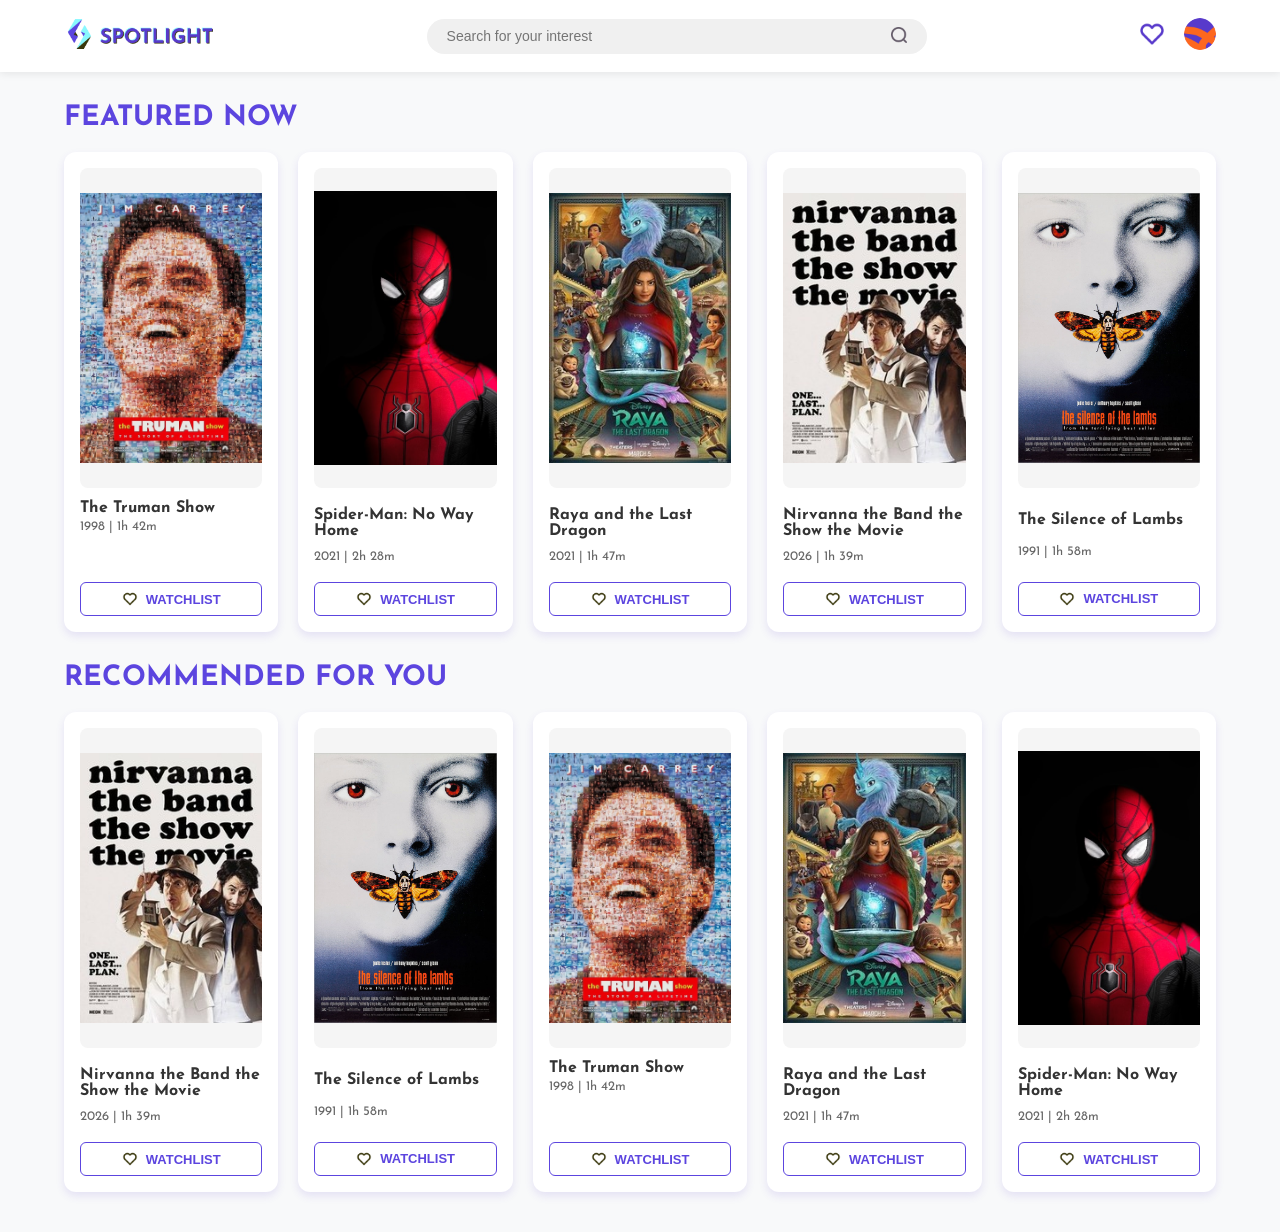
<file: index.html>
<!doctype html>
<html lang="en">
<head>
  <meta charset="UTF-8" />
  <meta name="viewport" content="width=device-width, initial-scale=1.0" />
  <title>Spotlight</title>
  <link rel="stylesheet" href="style.css" />
</head>
<body>

  <!-- Header Navbar -->
  <header class="header">
    <a href="index.html">
      <img class="header-logo" src="images/icons/logo.png" alt="Spotlight Logo" />
    </a>

    <div class="header-search" id="headerSearchTrigger">
      <input type="text" placeholder="Search for your interest" readonly />
      <button class="search-btn"><img src="images/icons/search.png" alt="Search" /></button>
    </div>

    <div class="header-nav-right">
      <a href="watchlist.html" class="header-heart">
        <img src="images/icons/header-heart.png" alt="Watchlist" />
        <span class="header-badge" id="watchlistCount" hidden>0</span>
      </a>
      <div class="header-profile">
        <img src="images/icons/profile.png" alt="User Profile" />
      </div>
    </div>
  </header>

  <!-- Main Content -->
  <main class="page-wrapper">

    <!-- 1. FEATURED NOW SECTION -->
    <section class="movie-section">
      <h2 class="section-title">FEATURED NOW</h2>
      <div class="movie-row">

        <!-- Card 1 -->
        <div class="movie-card">
          <a href="details.html">
            <div class="movie-card-poster">
              <img src="images/truman-poster.png" alt="The Truman Show" />
            </div>
            <h3 class="movie-card-title">The Truman Show</h3>
            <p class="movie-card-meta">1998 | 1h 42m</p>
          </a>
          <button class="watchlist-btn" id="btn-truman-show">
            <img class="heart-outline" src="images/icons/heart-outline.png" alt="" />
            <img class="heart-filled" src="images/icons/heart-filled.png" alt="" />
            <span>WATCHLIST</span>
          </button>
        </div>

        <!-- Card 2 -->
        <div class="movie-card">
          <div class="movie-card-poster">
            <img src="images/spiderman.png" alt="Spider-Man" />
          </div>
          <h3 class="movie-card-title">Spider-Man: No Way Home</h3>
          <p class="movie-card-meta">2021 | 2h 28m</p>
          <button class="watchlist-btn">
            <img class="heart-outline" src="images/icons/heart-outline.png" alt="" />
            <img class="heart-filled" src="images/icons/heart-filled.png" alt="" />
            <span>WATCHLIST</span>
          </button>
        </div>

        <!-- Card 3 -->
        <div class="movie-card">
          <div class="movie-card-poster">
            <img src="images/raya.png" alt="Raya and the Last Dragon" />
          </div>
          <h3 class="movie-card-title">Raya and the Last Dragon</h3>
          <p class="movie-card-meta">2021 | 1h 47m</p>
          <button class="watchlist-btn">
            <img class="heart-outline" src="images/icons/heart-outline.png" alt="" />
            <img class="heart-filled" src="images/icons/heart-filled.png" alt="" />
            <span>WATCHLIST</span>
          </button>
        </div>

        <!-- Card 4 -->
        <div class="movie-card">
          <div class="movie-card-poster">
            <img src="images/nirvanna.png" alt="Nirvanna the Band the Show the Movie" />
          </div>
          <h3 class="movie-card-title">Nirvanna the Band the Show the Movie</h3>
          <p class="movie-card-meta">2026 | 1h 39m</p>
          <button class="watchlist-btn">
            <img class="heart-outline" src="images/icons/heart-outline.png" alt="" />
            <img class="heart-filled" src="images/icons/heart-filled.png" alt="" />
            <span>WATCHLIST</span>
          </button>
        </div>

        <!-- Card 5 -->
        <div class="movie-card">
          <div class="movie-card-poster">
            <img src="images/silence.jpg" alt="The Silence of Lambs" />
          </div>
          <h3 class="movie-card-title">The Silence of Lambs</h3>
          <p class="movie-card-meta">1991 | 1h 58m</p>
          <button class="watchlist-btn">
            <img class="heart-outline" src="images/icons/heart-outline.png" alt="" />
            <img class="heart-filled" src="images/icons/heart-filled.png" alt="" />
            <span>WATCHLIST</span>
          </button>
        </div>

      </div>
    </section>

    <!-- 2. RECOMMENDED FOR YOU SECTION -->
    <section class="movie-section">
      <h2 class="section-title">RECOMMENDED FOR YOU</h2>
      <div class="movie-row">

        <!-- Card 1 -->
        <div class="movie-card">
          <div class="movie-card-poster">
            <img src="images/nirvanna.png" alt="Nirvanna the Band the Show the Movie" />
          </div>
          <h3 class="movie-card-title">Nirvanna the Band the Show the Movie</h3>
          <p class="movie-card-meta">2026 | 1h 39m</p>
          <button class="watchlist-btn">
            <img class="heart-outline" src="images/icons/heart-outline.png" alt="" />
            <img class="heart-filled" src="images/icons/heart-filled.png" alt="" />
            <span>WATCHLIST</span>
          </button>
        </div>

        <!-- Card 2 -->
        <div class="movie-card">
          <div class="movie-card-poster">
            <img src="images/silence.jpg" alt="The Silence of Lambs" />
          </div>
          <h3 class="movie-card-title">The Silence of Lambs</h3>
          <p class="movie-card-meta">1991 | 1h 58m</p>
          <button class="watchlist-btn">
            <img class="heart-outline" src="images/icons/heart-outline.png" alt="" />
            <img class="heart-filled" src="images/icons/heart-filled.png" alt="" />
            <span>WATCHLIST</span>
          </button>
        </div>

        <!-- Card 3: -->
        <div class="movie-card">
          <a href="details.html">
            <div class="movie-card-poster">
              <img src="images/truman-poster.png" alt="The Truman Show" />
            </div>
            <h3 class="movie-card-title">The Truman Show</h3>
            <p class="movie-card-meta">1998 | 1h 42m</p>
          </a>
          <button class="watchlist-btn" id="btn-truman-rec">
            <img class="heart-outline" src="images/icons/heart-outline.png" alt="" />
            <img class="heart-filled" src="images/icons/heart-filled.png" alt="" />
            <span>WATCHLIST</span>
          </button>
        </div>

        <!-- Card 4 -->
        <div class="movie-card">
          <div class="movie-card-poster">
            <img src="images/raya.png" alt="Raya and the Last Dragon" />
          </div>
          <h3 class="movie-card-title">Raya and the Last Dragon</h3>
          <p class="movie-card-meta">2021 | 1h 47m</p>
          <button class="watchlist-btn">
            <img class="heart-outline" src="images/icons/heart-outline.png" alt="" />
            <img class="heart-filled" src="images/icons/heart-filled.png" alt="" />
            <span>WATCHLIST</span>
          </button>
        </div>

        <!-- Card 5 -->
        <div class="movie-card">
          <div class="movie-card-poster">
            <img src="images/spiderman.png" alt="Spider-Man" />
          </div>
          <h3 class="movie-card-title">Spider-Man: No Way Home</h3>
          <p class="movie-card-meta">2021 | 2h 28m</p>
          <button class="watchlist-btn">
            <img class="heart-outline" src="images/icons/heart-outline.png" alt="" />
            <img class="heart-filled" src="images/icons/heart-filled.png" alt="" />
            <span>WATCHLIST</span>
          </button>
        </div>

      </div>
    </section>

  </main>

  <!-- Search Modal -->
  <div class="search-modal-overlay" id="searchModalOverlay">
    <div class="search-modal">
      <div class="search-modal-header">
        <h2>SEARCH</h2>
        <button class="close-btn" id="closeSearchModal">&times;</button>
      </div>
      
      <div class="search-input-box">
        <input type="text" id="modalSearchInput" placeholder="Search for your interest..." />
        <button id="submitSearch"><img src="images/icons/search.png" alt="Search" /></button>
      </div>

      <div id="searchResultsContainer" class="search-results-container"></div>
    </div>
  </div>

  <script src="script.js"></script>
</body>
</html>
</file>
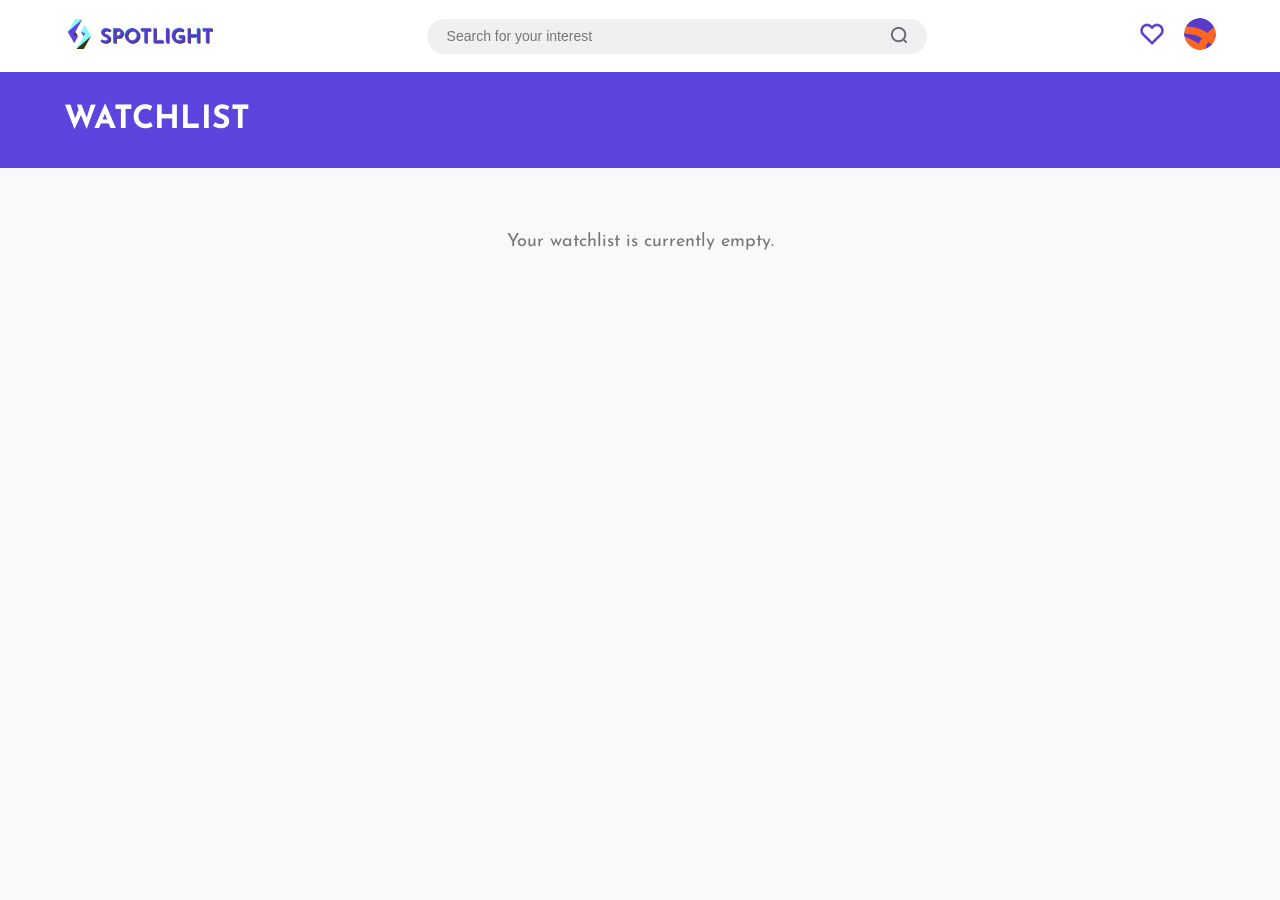
<file: watchlist.html>
<!DOCTYPE html>
<html lang="en">
<head>
  <meta charset="UTF-8">
  <meta name="viewport" content="width=device-width, initial-scale=1.0">
  <title>Watchlist</title>
  <link rel="stylesheet" href="style.css">
</head>
<body>

  <!-- Header Navbar -->
  <header class="header">
    <a href="index.html">
      <img class="header-logo" src="images/icons/logo.png" alt="Spotlight Logo">
    </a>

    <div class="header-search" id="headerSearchTrigger">
      <input type="text" placeholder="Search for your interest" readonly>
      <button class="search-btn"><img src="images/icons/search.png" alt="Search"></button>
    </div>

    <div class="header-nav-right">
      <a href="watchlist.html" class="header-heart">
        <img src="images/icons/header-heart.png" alt="Watchlist">
        <span class="header-badge" id="watchlistCount" hidden>0</span>
      </a>
      <div class="header-profile">
        <img src="images/icons/profile.png" alt="User Profile">
      </div>
    </div>
  </header>

  <main class="page-wrapper">
    <div class="banner">
      <h1 class="banner-title">WATCHLIST</h1>
    </div>

    <p id="emptyMessage" class="empty-msg">Your watchlist is currently empty.</p>

    <div class="movie-grid" id="watchlistGrid">
      <!-- "The Truman Show" -->
    </div>
  </main>

  <!-- Search Modal -->
  <div class="search-modal-overlay" id="searchModalOverlay">
    <div class="search-modal">
      <div class="search-modal-header">
        <h2>SEARCH</h2>
        <button class="close-btn" id="closeSearchModal">&times;</button>
      </div>
      
      <div class="search-input-box">
        <input type="text" id="modalSearchInput" placeholder="Search for your interest..." />
        <button id="submitSearch"><img src="images/icons/search.png" alt="Search" /></button>
      </div>

      <div id="searchResultsContainer" class="search-results-container"></div>
    </div>
  </div>

  <script src="script.js"></script>
</body>
</html>
</file>
<file: style.css>
/* Importing Fonts */
@import url('https://fonts.googleapis.com/css2?family=Josefin+Sans:wght@400;700&display=swap');

/* Box Model Reset */
* {
  box-sizing: border-box;
  margin: 0;
  padding: 0;
}

body {
  font-family: 'Josefin Sans', sans-serif;
  background-color: #f8f9fa;
  color: #333333;
}

a {
  text-decoration: none;
  color: inherit;
}

/* Header Navbar */
.header {
  display: flex;
  align-items: center;
  justify-content: space-between;
  background-color: #ffffff;
  padding: 16px 5%;
  box-shadow: 0px 2px 8px rgba(0, 0, 0, 0.08);
}

.header-logo {
  height: 36px;
}

.header-search {
  display: flex;
  align-items: center;
  background-color: #f0f0f0;
  border-radius: 20px;
  padding: 8px 20px;
  cursor: pointer;
  /* Increased overall width and added flex-grow for responsiveness */
  width: 45%; 
  max-width: 500px;
  justify-content: space-between;
  transition: all 0.2s ease;
}

.header-search input {
  border: none;
  background: transparent;
  outline: none;
  cursor: pointer;
  width: 100%; 
  font-size: 14px;
}

.header-search button {
  background: transparent;
  border: none;
  cursor: pointer;
}

.header-search button img {
  width: 16px;
  height: 16px;
}

.header-nav-right {
  display: flex;
  align-items: center;
  gap: 20px;
}

.header-heart {
  position: relative;
}

.header-heart img {
  width: 24px;
}

.header-badge {
  position: absolute;
  top: -6px;
  right: -8px;
  background-color: #5c45df;
  color: #ffffff;
  font-size: 11px;
  font-weight: bold;
  border-radius: 50%;
  padding: 2px 6px;
}

.header-profile img {
  width: 32px;
  border-radius: 50%;
}

/* Page Wrapper */
.page-wrapper {
  padding-bottom: 40px;
}

.section-title {
  color: #5c45df;
  font-size: 28px;
  margin-bottom: 20px;
  padding-left: 5%;
}

.movie-section {
  padding-top: 32px;
}

.movie-row {
  display: flex;
  justify-content: space-between;
  gap: 20px;
  padding: 0 5%;
}

/* Movie Cards */
.movie-card {
  background: #ffffff;
  display: flex;
  flex-direction: column;
  justify-content: space-between;
  border-radius: 12px;
  padding: 16px;
  box-shadow: 0px 4px 8px rgba(88, 58, 203, 0.12);
  flex: 1;
  min-width: 0;
  min-height: 480px;
}

.movie-card-poster {
  width: 100%;
  height: 320px;
  border-radius: 8px;
  overflow: hidden;
  margin-bottom: 12px;
  background-color: #f5f5f5;
}

.movie-card-poster img {
  width: 100%;
  height: 100%;
  object-fit: contain;
}

.movie-card-title {
  font-size: 16px;
  font-weight: bold;
  margin-bottom: 4px;
}

.movie-card-meta {
  font-size: 13px;
  color: #666666;
  margin-bottom: 12px;
}

/* Watchlist Button Toggle Styles */
.watchlist-btn {
  display: flex;
  align-items: center;
  justify-content: center;
  gap: 8px;
  background: transparent;
  border: 1px solid #5c45df;
  color: #5c45df;
  padding: 8px 12px;
  border-radius: 6px;
  cursor: pointer;
  font-weight: bold;
  font-size: 13px;
}

.watchlist-btn .heart-filled {
  display: none;
  width: 16px;
}

.watchlist-btn .heart-outline {
  display: inline-block;
  width: 16px;
}

.watchlist-btn.active {
  background-color: #5c45df;
  color: #ffffff;
}

.watchlist-btn.active .heart-outline {
  display: none;
}

.watchlist-btn.active .heart-filled {
  display: inline-block;
}

/* Watchlist Page Styles */
.banner {
  background-color: #5c45df;
  color: #ffffff;
  padding: 32px 5%;
  margin-bottom: 24px;
}

.empty-msg {
  text-align: center;
  color: #777777;
  font-size: 18px;
  padding: 40px 0;
}

.movie-grid {
  display: grid;
  grid-template-columns: repeat(4, 1fr);
  gap: 20px;
  padding: 0 5%;
}

/* Details Page Styles */
.hero {
  display: flex;
  gap: 32px;
  padding: 32px 5%;
  background-color: #ffffff;
}

.hero-content {
  flex: 1;
}

.hero-details {
  color: #666;
  margin: 8px 0;
}

.ratings {
  display: flex;
  align-items: center;
  gap: 6px;
  margin: 16px 0;
}

.ratings img {
  height: 18px;
}

.buttons {
  display: flex;
  gap: 16px;
}

.btn-trailer {
  display: flex;
  align-items: center;
  gap: 8px;
  background-color: #5c45df;
  color: white;
  padding: 8px 16px;
  border-radius: 6px;
  font-weight: bold;
}

.hero-image img {
  width: 260px;
  border-radius: 12px;
}

.details-body {
  padding: 32px 5%;
}

.tags span {
  display: inline-block;
  background: #eee;
  padding: 4px 12px;
  border-radius: 16px;
  font-size: 12px;
  margin: 12px 6px 12px 0;
}

.gallery-grid {
  display: grid;
  grid-template-columns: repeat(4, 1fr);
  gap: 16px;
  margin-top: 24px;
}

.gallery-grid img {
  width: 100%;
  border-radius: 8px;
}

.search-modal-overlay {
  display: none;
  position: fixed;
  top: 0;
  left: 0;
  width: 100%;
  height: 100%;
  background-color: rgba(0, 0, 0, 0.5);
  justify-content: center;
  align-items: center;
  z-index: 1000;
}

.search-modal-overlay.open {
  display: flex;
}

.search-modal {
  background: #ffffff;
  padding: 24px;
  border-radius: 16px;
  width: 90%;
  max-width: 650px;
  max-height: 85vh;
  overflow-y: auto;
}

.search-modal-header {
  display: flex;
  justify-content: space-between;
  align-items: center;
  margin-bottom: 16px;
}

.close-btn {
  background: none;
  border: none;
  font-size: 24px;
  cursor: pointer;
}

.search-input-box {
  display: flex;
  border: 1px solid #5c45df;
  border-radius: 8px;
  overflow: hidden;
}

.search-input-box input {
  flex: 1;
  padding: 12px;
  border: none;
  outline: none;
  font-size: 15px;
}

.search-input-box button {
  background: transparent;
  border: none;
  padding: 10px 14px;
  cursor: pointer;
}

.search-input-box button img {
  width: 18px;
}

.search-result-card {
  display: flex;
  gap: 16px;
  background-color: #f7f6fb;
  border-radius: 12px;
  padding: 16px;
  margin-top: 16px;
  align-items: center;
}

.search-result-info {
  flex: 1;
}

.search-result-info h3 {
  font-size: 18px;
  font-weight: bold;
  color: #111;
  margin-bottom: 4px;
}

.search-result-info p {
  font-size: 13px;
  color: #666;
  margin-bottom: 12px;
}

.search-result-poster {
  width: 100px;
  border-radius: 8px;
}

.search-result-trailer {
  position: relative;
  width: 300px;
  border-radius: 8px;
  overflow: hidden;
}

.search-result-trailer img {
  width: 100%;
  display: block;
}

.no-results-msg {
  text-align: center;
  color: #777;
  font-size: 16px;
  margin-top: 24px;
}

/* Responsive CSS */
@media (max-width: 768px) {
  .movie-row {
    flex-direction: column;
  }
  .movie-grid {
    grid-template-columns: repeat(2, 1fr);
  }
  .hero {
    flex-direction: column;
  }
  .search-result-card {
    flex-direction: column;
  }
}
</file>
